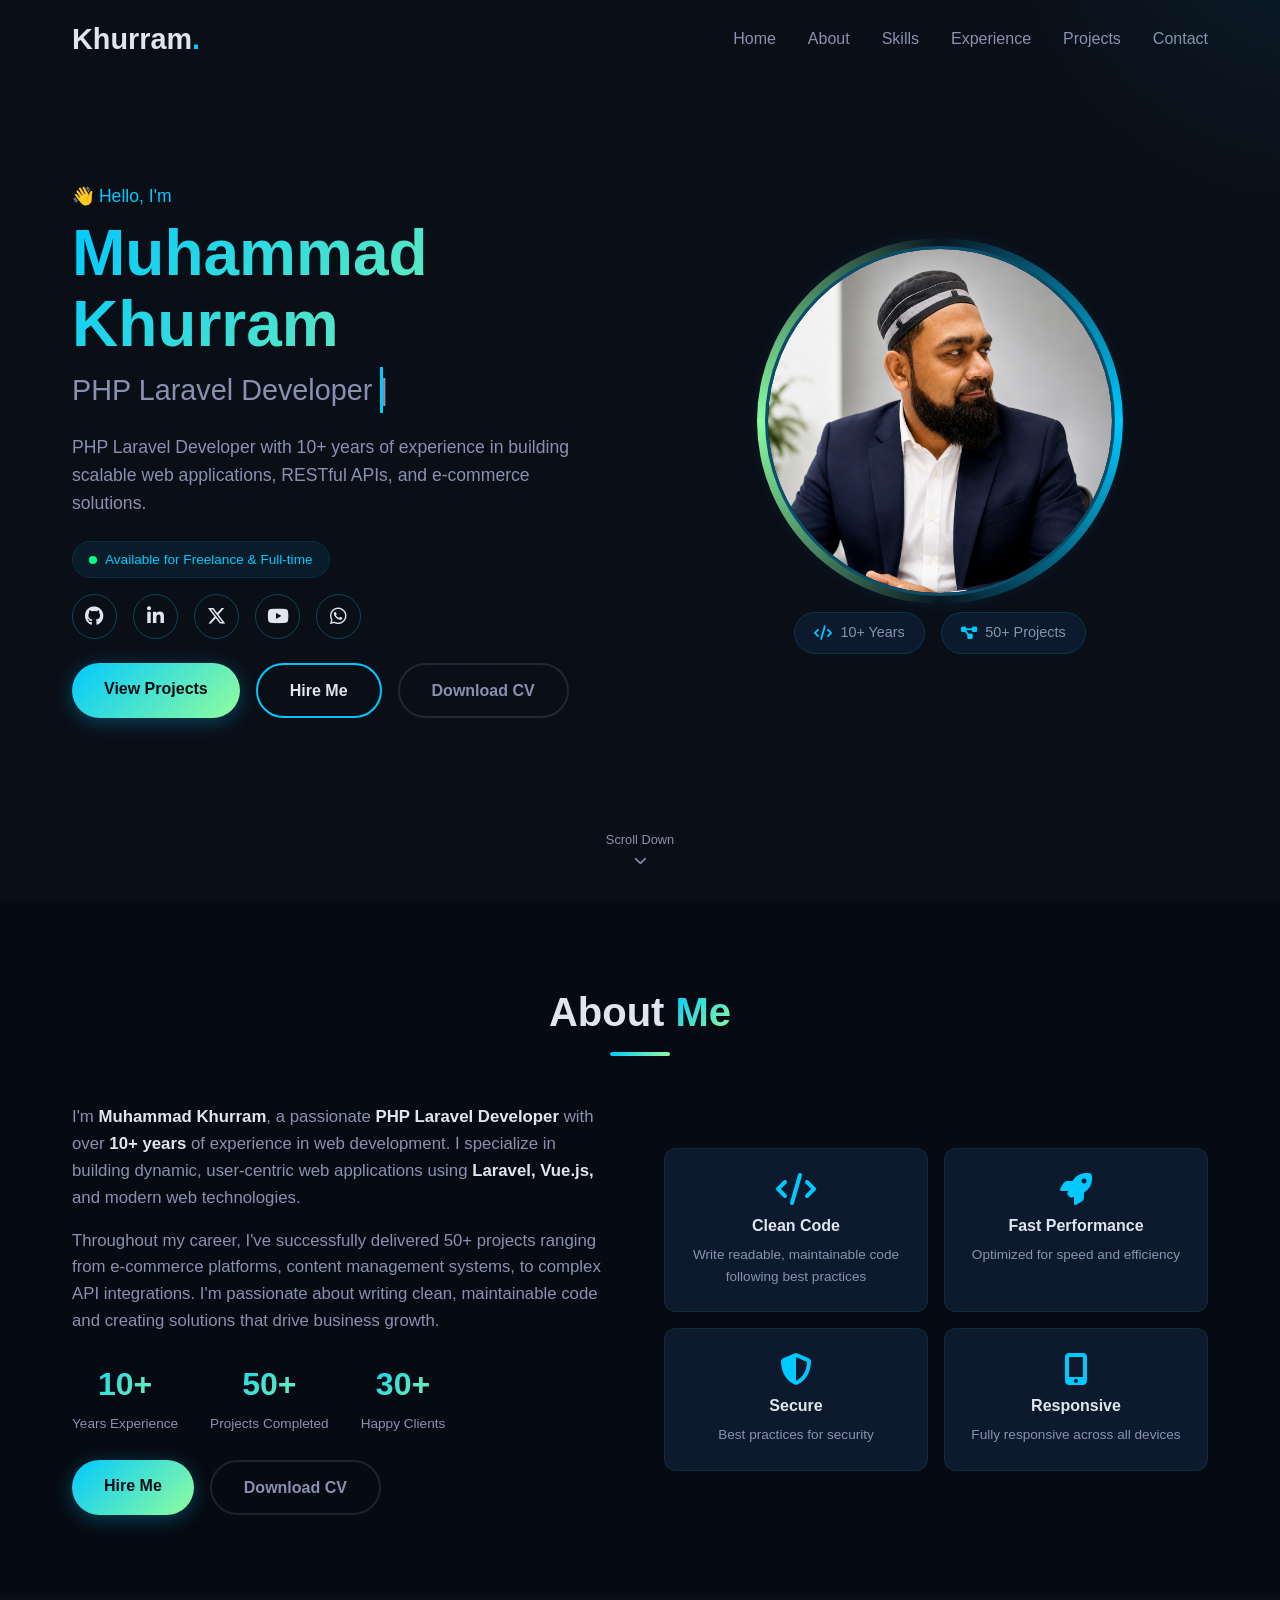
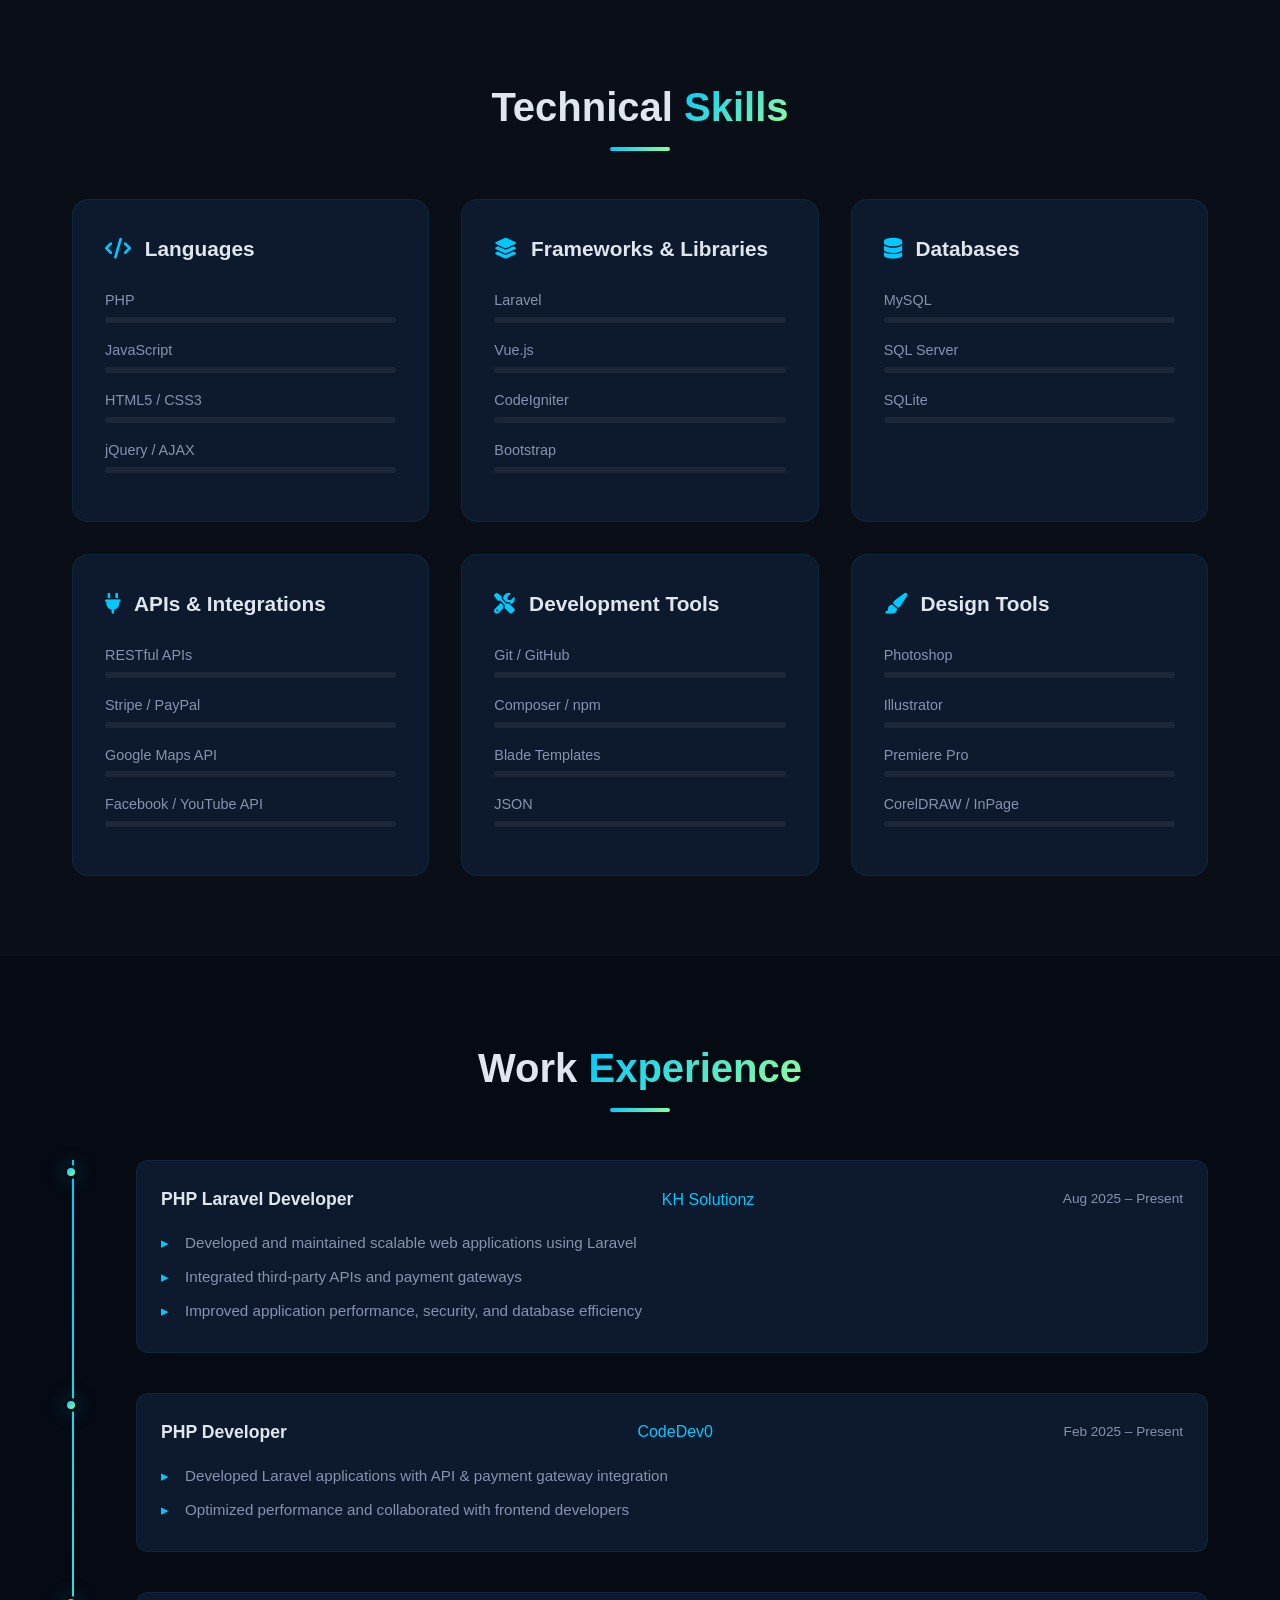
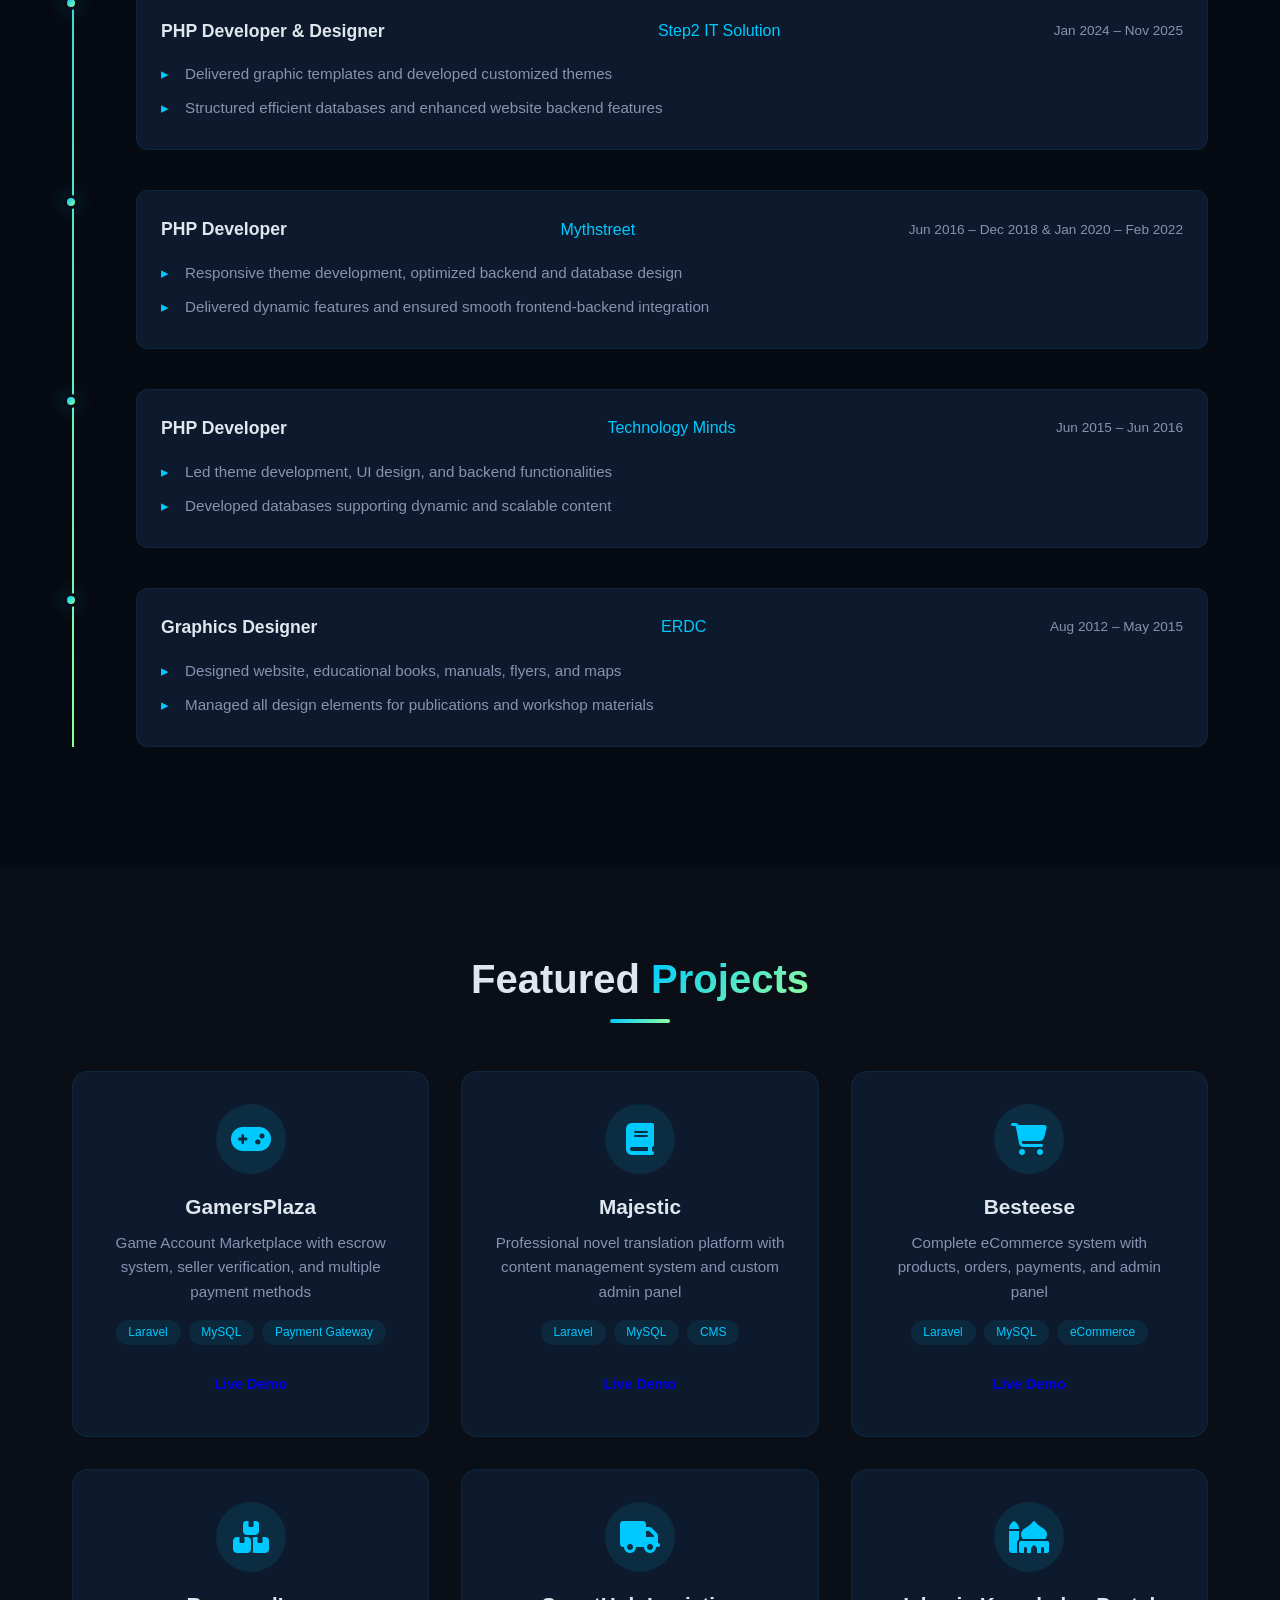
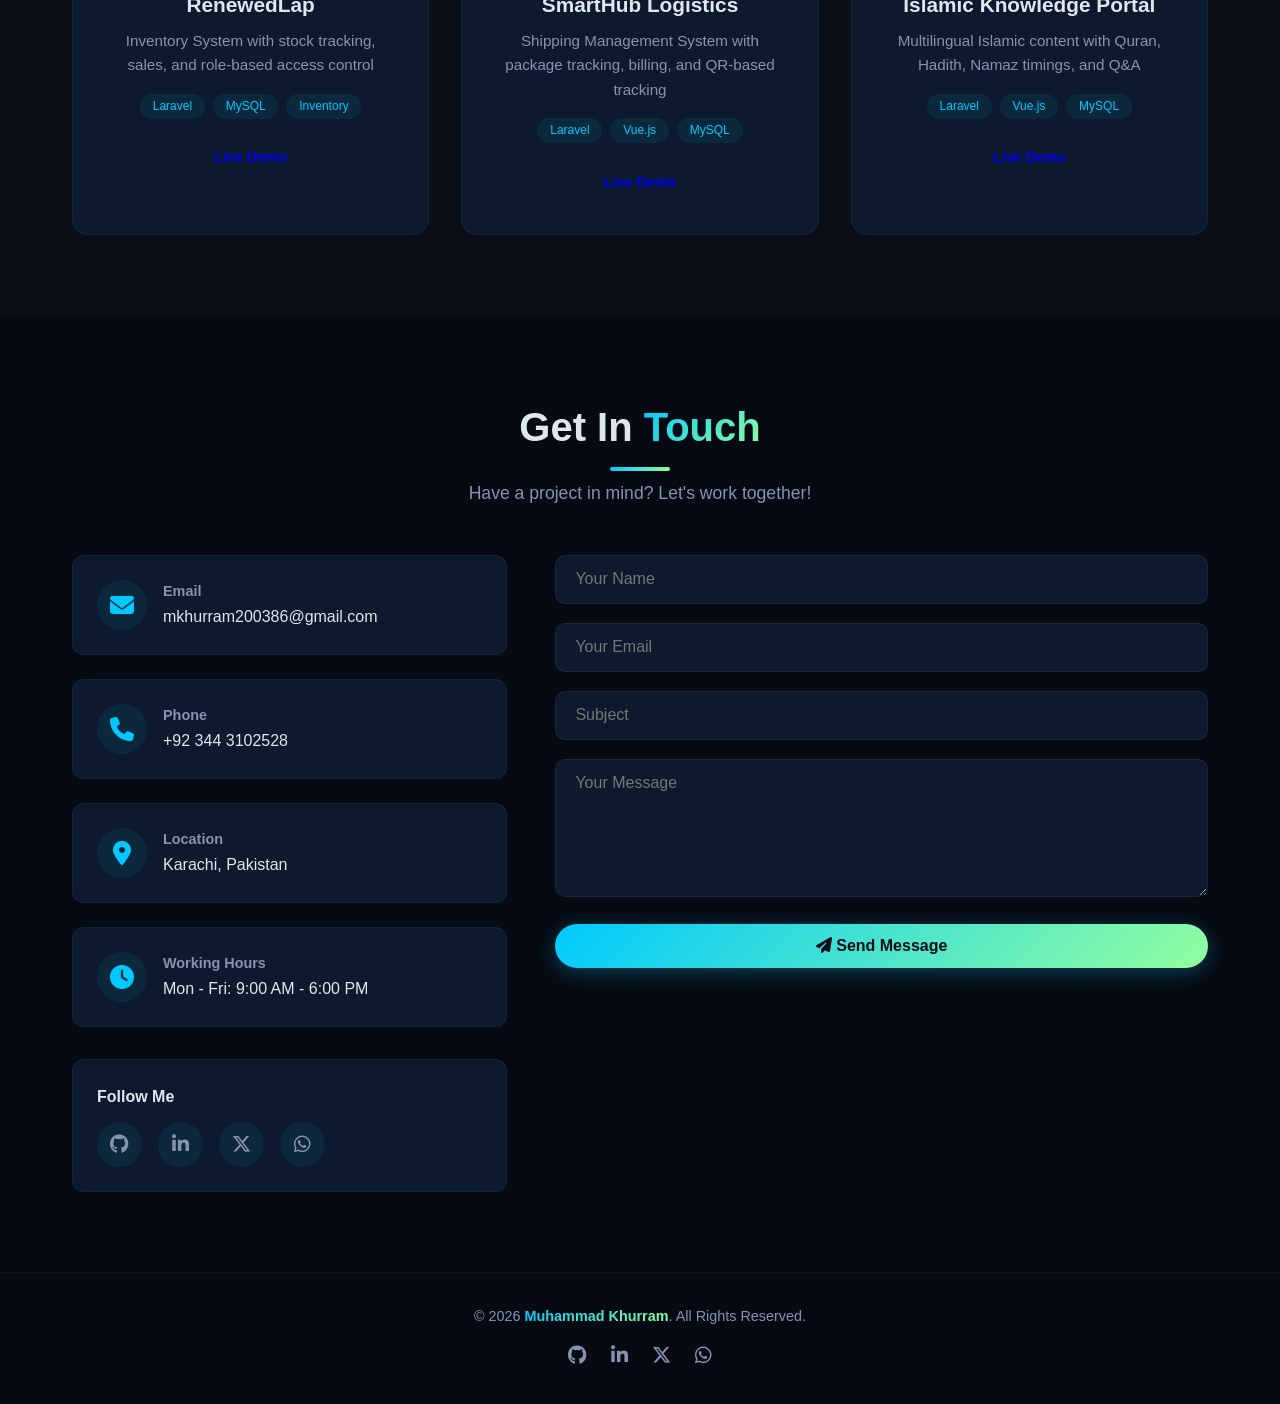
<file: index.html>
<!DOCTYPE html>
<html lang="en">
<head>
    <meta charset="UTF-8" />
    <meta name="viewport" content="width=device-width, initial-scale=1.0" />
    <title>Muhammad Khurram | PHP Laravel Developer</title>
    <meta name="description" content="Muhammad Khurram - Professional PHP Laravel Developer with 10+ years experience in web development, Laravel, Vue.js, and API integration." />
    <link rel="stylesheet" href="style.css" />
    <link rel="stylesheet" href="https://cdnjs.cloudflare.com/ajax/libs/font-awesome/6.5.0/css/all.min.css" />
    <!-- Schema Markup for SEO -->
    <script type="application/ld+json">
    {
        "@context": "https://schema.org",
        "@type": "Person",
        "name": "Muhammad Khurram",
        "jobTitle": "PHP Laravel Developer",
        "email": "mkhurram200386@gmail.com",
        "telephone": "+92-344-310-2528",
        "address": {
            "@type": "PostalAddress",
            "addressLocality": "Karachi",
            "addressCountry": "Pakistan"
        }
    }
    </script>
</head>
<body>

    <!-- ====== PRELOADER ====== -->
    <div id="preloader">
        <div class="loader"></div>
    </div>

    <!-- ====== NAVIGATION ====== -->
    <nav class="navbar">
        <div class="nav-container">
            <div class="logo">
                <a href="#home">Khurram<span>.</span></a>
            </div>
            <ul class="nav-links">
                <li><a href="#home">Home</a></li>
                <li><a href="#about">About</a></li>
                <li><a href="#skills">Skills</a></li>
                <li><a href="#experience">Experience</a></li>
                <li><a href="#projects">Projects</a></li>
                <li><a href="#contact">Contact</a></li>
            </ul>
            <div class="hamburger">
                <span></span>
                <span></span>
                <span></span>
            </div>
        </div>
    </nav>

    <!-- ====== HOME SECTION ====== -->
    <section id="home" class="home">
        <div class="home-container">
            <div class="home-content">
                <span class="greeting">👋 Hello, I'm</span>
                <h1 class="name">Muhammad Khurram</h1>
                <h2 class="typing-text">
                    <span id="typed-text"></span>
                    <span class="cursor">|</span>
                </h2>
                <p class="bio">
                    PHP Laravel Developer with 10+ years of experience in building scalable web applications, 
                    RESTful APIs, and e-commerce solutions.
                </p>
                <div class="availability">
                    <span class="status-dot"></span>
                    Available for Freelance & Full-time
                </div>
                <div class="social-icons">
                    <a href="https://github.com/khurrambyte" target="_blank"><i class="fab fa-github"></i></a>
                    <a href="https://linkedin.com/in/khurrambyte" target="_blank"><i class="fab fa-linkedin-in"></i></a>
                    <a href="https://x.com/khurrambyte" target="_blank"><i class="fab fa-x-twitter"></i></a>
                    <a href="https://youtube.com/@khurrambyte" target="_blank"><i class="fab fa-youtube"></i></a>
                    <a href="https://wa.me/923443102528" target="_blank"><i class="fab fa-whatsapp"></i></a>
                </div>
                <div class="home-buttons">
                    <a href="#projects" class="btn primary">View Projects</a>
                    <a href="#contact" class="btn secondary">Hire Me</a>
                    <a href="https://docs.google.com/document/d/1xcNfAeDcUSJNeN0dwP7LeStcmUJqYTvixF-W1xFO4pY/edit?usp=sharing" class="btn outline">Download CV</a>
                </div>
            </div>
            <div class="home-image">
                <div class="image-wrapper">
                    <div class="glow"></div>
                    <div class="profile-placeholder">
                        <img src="./assets/profile.png" alt="Muhammad Khurram - PHP Laravel Developer" class="profile-image" />
                    </div>
                </div>
                <div class="floating-badges">
                    <div class="badge">
                        <i class="fas fa-code"></i>
                        <span>10+ Years</span>
                    </div>
                    <div class="badge">
                        <i class="fas fa-project-diagram"></i>
                        <span>50+ Projects</span>
                    </div>
                </div>
            </div>
        </div>
        <div class="scroll-indicator">
            <span>Scroll Down</span>
            <i class="fas fa-chevron-down"></i>
        </div>
    </section>

    <!-- ====== ABOUT SECTION ====== -->
    <section id="about" class="about">
        <div class="container">
            <div class="section-header">
                <h2>About <span>Me</span></h2>
                <div class="underline"></div>
            </div>
            <div class="about-content">
                <div class="about-text">
                    <p>
                        I'm <strong>Muhammad Khurram</strong>, a passionate <strong>PHP Laravel Developer</strong> 
                        with over <strong>10+ years</strong> of experience in web development. I specialize in 
                        building dynamic, user-centric web applications using <strong>Laravel, Vue.js,</strong> 
                        and modern web technologies.
                    </p>
                    <p>
                        Throughout my career, I've successfully delivered 50+ projects ranging from e-commerce 
                        platforms, content management systems, to complex API integrations. I'm passionate about 
                        writing clean, maintainable code and creating solutions that drive business growth.
                    </p>
                    <div class="about-stats">
                        <div class="stat">
                            <span class="stat-number">10+</span>
                            <span class="stat-label">Years Experience</span>
                        </div>
                        <div class="stat">
                            <span class="stat-number">50+</span>
                            <span class="stat-label">Projects Completed</span>
                        </div>
                        <div class="stat">
                            <span class="stat-number">30+</span>
                            <span class="stat-label">Happy Clients</span>
                        </div>
                    </div>
                    <div class="about-buttons">
                        <a href="#contact" class="btn primary">Hire Me</a>
                        <a href="#" class="btn outline">Download CV</a>
                    </div>
                </div>
                <div class="about-image">
                    <div class="about-card">
                        <i class="fas fa-code"></i>
                        <h3>Clean Code</h3>
                        <p>Write readable, maintainable code following best practices</p>
                    </div>
                    <div class="about-card">
                        <i class="fas fa-rocket"></i>
                        <h3>Fast Performance</h3>
                        <p>Optimized for speed and efficiency</p>
                    </div>
                    <div class="about-card">
                        <i class="fas fa-shield-alt"></i>
                        <h3>Secure</h3>
                        <p>Best practices for security</p>
                    </div>
                    <div class="about-card">
                        <i class="fas fa-mobile-alt"></i>
                        <h3>Responsive</h3>
                        <p>Fully responsive across all devices</p>
                    </div>
                </div>
            </div>
        </div>
    </section>

    <!-- ====== SKILLS SECTION ====== -->
    <section id="skills" class="skills">
        <div class="container">
            <div class="section-header">
                <h2>Technical <span>Skills</span></h2>
                <div class="underline"></div>
            </div>
            <div class="skills-grid">
                <div class="skill-category">
                    <h3><i class="fas fa-code"></i> Languages</h3>
                    <div class="skill-item">
                        <span>PHP</span>
                        <div class="skill-bar"><div class="skill-progress" style="width: 95%;"></div></div>
                    </div>
                    <div class="skill-item">
                        <span>JavaScript</span>
                        <div class="skill-bar"><div class="skill-progress" style="width: 90%;"></div></div>
                    </div>
                    <div class="skill-item">
                        <span>HTML5 / CSS3</span>
                        <div class="skill-bar"><div class="skill-progress" style="width: 95%;"></div></div>
                    </div>
                    <div class="skill-item">
                        <span>jQuery / AJAX</span>
                        <div class="skill-bar"><div class="skill-progress" style="width: 90%;"></div></div>
                    </div>
                </div>
                <div class="skill-category">
                    <h3><i class="fas fa-layer-group"></i> Frameworks & Libraries</h3>
                    <div class="skill-item">
                        <span>Laravel</span>
                        <div class="skill-bar"><div class="skill-progress" style="width: 95%;"></div></div>
                    </div>
                    <div class="skill-item">
                        <span>Vue.js</span>
                        <div class="skill-bar"><div class="skill-progress" style="width: 85%;"></div></div>
                    </div>
                    <div class="skill-item">
                        <span>CodeIgniter</span>
                        <div class="skill-bar"><div class="skill-progress" style="width: 85%;"></div></div>
                    </div>
                    <div class="skill-item">
                        <span>Bootstrap</span>
                        <div class="skill-bar"><div class="skill-progress" style="width: 90%;"></div></div>
                    </div>
                </div>
                <div class="skill-category">
                    <h3><i class="fas fa-database"></i> Databases</h3>
                    <div class="skill-item">
                        <span>MySQL</span>
                        <div class="skill-bar"><div class="skill-progress" style="width: 95%;"></div></div>
                    </div>
                    <div class="skill-item">
                        <span>SQL Server</span>
                        <div class="skill-bar"><div class="skill-progress" style="width: 80%;"></div></div>
                    </div>
                    <div class="skill-item">
                        <span>SQLite</span>
                        <div class="skill-bar"><div class="skill-progress" style="width: 75%;"></div></div>
                    </div>
                </div>
                <div class="skill-category">
                    <h3><i class="fas fa-plug"></i> APIs & Integrations</h3>
                    <div class="skill-item">
                        <span>RESTful APIs</span>
                        <div class="skill-bar"><div class="skill-progress" style="width: 95%;"></div></div>
                    </div>
                    <div class="skill-item">
                        <span>Stripe / PayPal</span>
                        <div class="skill-bar"><div class="skill-progress" style="width: 90%;"></div></div>
                    </div>
                    <div class="skill-item">
                        <span>Google Maps API</span>
                        <div class="skill-bar"><div class="skill-progress" style="width: 85%;"></div></div>
                    </div>
                    <div class="skill-item">
                        <span>Facebook / YouTube API</span>
                        <div class="skill-bar"><div class="skill-progress" style="width: 80%;"></div></div>
                    </div>
                </div>
                <div class="skill-category">
                    <h3><i class="fas fa-tools"></i> Development Tools</h3>
                    <div class="skill-item">
                        <span>Git / GitHub</span>
                        <div class="skill-bar"><div class="skill-progress" style="width: 90%;"></div></div>
                    </div>
                    <div class="skill-item">
                        <span>Composer / npm</span>
                        <div class="skill-bar"><div class="skill-progress" style="width: 85%;"></div></div>
                    </div>
                    <div class="skill-item">
                        <span>Blade Templates</span>
                        <div class="skill-bar"><div class="skill-progress" style="width: 90%;"></div></div>
                    </div>
                    <div class="skill-item">
                        <span>JSON</span>
                        <div class="skill-bar"><div class="skill-progress" style="width: 90%;"></div></div>
                    </div>
                </div>
                <div class="skill-category">
                    <h3><i class="fas fa-paint-brush"></i> Design Tools</h3>
                    <div class="skill-item">
                        <span>Photoshop</span>
                        <div class="skill-bar"><div class="skill-progress" style="width: 85%;"></div></div>
                    </div>
                    <div class="skill-item">
                        <span>Illustrator</span>
                        <div class="skill-bar"><div class="skill-progress" style="width: 80%;"></div></div>
                    </div>
                    <div class="skill-item">
                        <span>Premiere Pro</span>
                        <div class="skill-bar"><div class="skill-progress" style="width: 75%;"></div></div>
                    </div>
                    <div class="skill-item">
                        <span>CorelDRAW / InPage</span>
                        <div class="skill-bar"><div class="skill-progress" style="width: 80%;"></div></div>
                    </div>
                </div>
            </div>
        </div>
    </section>

    <!-- ====== EXPERIENCE SECTION ====== -->
    <section id="experience" class="experience">
        <div class="container">
            <div class="section-header">
                <h2>Work <span>Experience</span></h2>
                <div class="underline"></div>
            </div>
            <div class="experience-timeline">
                <div class="timeline-item">
                    <div class="timeline-dot"></div>
                    <div class="timeline-content">
                        <div class="timeline-header">
                            <h3>PHP Laravel Developer</h3>
                            <span class="company">KH Solutionz</span>
                            <span class="date">Aug 2025 – Present</span>
                        </div>
                        <ul>
                            <li>Developed and maintained scalable web applications using Laravel</li>
                            <li>Integrated third-party APIs and payment gateways</li>
                            <li>Improved application performance, security, and database efficiency</li>
                        </ul>
                    </div>
                </div>
                <div class="timeline-item">
                    <div class="timeline-dot"></div>
                    <div class="timeline-content">
                        <div class="timeline-header">
                            <h3>PHP Developer</h3>
                            <span class="company">CodeDev0</span>
                            <span class="date">Feb 2025 – Present</span>
                        </div>
                        <ul>
                            <li>Developed Laravel applications with API & payment gateway integration</li>
                            <li>Optimized performance and collaborated with frontend developers</li>
                        </ul>
                    </div>
                </div>
                <div class="timeline-item">
                    <div class="timeline-dot"></div>
                    <div class="timeline-content">
                        <div class="timeline-header">
                            <h3>PHP Developer & Designer</h3>
                            <span class="company">Step2 IT Solution</span>
                            <span class="date">Jan 2024 – Nov 2025</span>
                        </div>
                        <ul>
                            <li>Delivered graphic templates and developed customized themes</li>
                            <li>Structured efficient databases and enhanced website backend features</li>
                        </ul>
                    </div>
                </div>
                <div class="timeline-item">
                    <div class="timeline-dot"></div>
                    <div class="timeline-content">
                        <div class="timeline-header">
                            <h3>PHP Developer</h3>
                            <span class="company">Mythstreet</span>
                            <span class="date">Jun 2016 – Dec 2018 & Jan 2020 – Feb 2022</span>
                        </div>
                        <ul>
                            <li>Responsive theme development, optimized backend and database design</li>
                            <li>Delivered dynamic features and ensured smooth frontend-backend integration</li>
                        </ul>
                    </div>
                </div>
                <div class="timeline-item">
                    <div class="timeline-dot"></div>
                    <div class="timeline-content">
                        <div class="timeline-header">
                            <h3>PHP Developer</h3>
                            <span class="company">Technology Minds</span>
                            <span class="date">Jun 2015 – Jun 2016</span>
                        </div>
                        <ul>
                            <li>Led theme development, UI design, and backend functionalities</li>
                            <li>Developed databases supporting dynamic and scalable content</li>
                        </ul>
                    </div>
                </div>
                <div class="timeline-item">
                    <div class="timeline-dot"></div>
                    <div class="timeline-content">
                        <div class="timeline-header">
                            <h3>Graphics Designer</h3>
                            <span class="company">ERDC</span>
                            <span class="date">Aug 2012 – May 2015</span>
                        </div>
                        <ul>
                            <li>Designed website, educational books, manuals, flyers, and maps</li>
                            <li>Managed all design elements for publications and workshop materials</li>
                        </ul>
                    </div>
                </div>
            </div>
        </div>
    </section>

    <!-- ====== PROJECTS SECTION ====== -->
    <section id="projects" class="projects">
        <div class="container">
            <div class="section-header">
                <h2>Featured <span>Projects</span></h2>
                <div class="underline"></div>
            </div>
            <div class="projects-grid">
                <div class="project-card">
                    <div class="project-icon"><i class="fas fa-gamepad"></i></div>
                    <h3>GamersPlaza</h3>
                    <p>Game Account Marketplace with escrow system, seller verification, and multiple payment methods</p>
                    <div class="project-tags">
                        <span>Laravel</span>
                        <span>MySQL</span>
                        <span>Payment Gateway</span>
                    </div>
                    <a href="https://gamersplaza.net" target="_blank" class="btn small">Live Demo</a>
                </div>
                <div class="project-card">
                    <div class="project-icon"><i class="fas fa-book"></i></div>
                    <h3>Majestic</h3>
                    <p>Professional novel translation platform with content management system and custom admin panel</p>
                    <div class="project-tags">
                        <span>Laravel</span>
                        <span>MySQL</span>
                        <span>CMS</span>
                    </div>
                    <a href="https://majestictranslations.com/" target="_blank" class="btn small">Live Demo</a>
                </div>
                <div class="project-card">
                    <div class="project-icon"><i class="fas fa-shopping-cart"></i></div>
                    <h3>Besteese</h3>
                    <p>Complete eCommerce system with products, orders, payments, and admin panel</p>
                    <div class="project-tags">
                        <span>Laravel</span>
                        <span>MySQL</span>
                        <span>eCommerce</span>
                    </div>
                    <a href="https://besteese.com" target="_blank" class="btn small">Live Demo</a>
                </div>
                <div class="project-card">
                    <div class="project-icon"><i class="fas fa-boxes"></i></div>
                    <h3>RenewedLap</h3>
                    <p>Inventory System with stock tracking, sales, and role-based access control</p>
                    <div class="project-tags">
                        <span>Laravel</span>
                        <span>MySQL</span>
                        <span>Inventory</span>
                    </div>
                    <a href="https://renewedlap.com" target="_blank" class="btn small">Live Demo</a>
                </div>
                <div class="project-card">
                    <div class="project-icon"><i class="fas fa-truck"></i></div>
                    <h3>SmartHub Logistics</h3>
                    <p>Shipping Management System with package tracking, billing, and QR-based tracking</p>
                    <div class="project-tags">
                        <span>Laravel</span>
                        <span>Vue.js</span>
                        <span>MySQL</span>
                    </div>
                    <a href="https://sham.express" target="_blank" class="btn small">Live Demo</a>
                </div>
                <div class="project-card">
                    <div class="project-icon"><i class="fas fa-mosque"></i></div>
                    <h3>Islamic Knowledge Portal</h3>
                    <p>Multilingual Islamic content with Quran, Hadith, Namaz timings, and Q&A</p>
                    <div class="project-tags">
                        <span>Laravel</span>
                        <span>Vue.js</span>
                        <span>MySQL</span>
                    </div>
                    <a href="https://livenasheeds.com" target="_blank" class="btn small">Live Demo</a>
                </div>
            </div>
        </div>
    </section>

    <!-- ====== CONTACT SECTION ====== -->
    <section id="contact" class="contact">
        <div class="container">
            <div class="section-header">
                <h2>Get In <span>Touch</span></h2>
                <div class="underline"></div>
                <p class="section-subtitle">Have a project in mind? Let's work together!</p>
            </div>
            <div class="contact-content">
                <div class="contact-info">
                    <div class="contact-item">
                        <i class="fas fa-envelope"></i>
                        <div>
                            <h4>Email</h4>
                            <p>mkhurram200386@gmail.com</p>
                        </div>
                    </div>
                    <div class="contact-item">
                        <i class="fas fa-phone"></i>
                        <div>
                            <h4>Phone</h4>
                            <p>+92 344 3102528</p>
                        </div>
                    </div>
                    <div class="contact-item">
                        <i class="fas fa-map-marker-alt"></i>
                        <div>
                            <h4>Location</h4>
                            <p>Karachi, Pakistan</p>
                        </div>
                    </div>
                    <div class="contact-item">
                        <i class="fas fa-clock"></i>
                        <div>
                            <h4>Working Hours</h4>
                            <p>Mon - Fri: 9:00 AM - 6:00 PM</p>
                        </div>
                    </div>
                    <div class="contact-social">
                        <h4>Follow Me</h4>
                        <div class="social-links">
                            <a href="https://github.com/khurrambyte" target="_blank"><i class="fab fa-github"></i></a>
                            <a href="https://linkedin.com/in/khurrambyte" target="_blank"><i class="fab fa-linkedin-in"></i></a>
                            <a href="https://x.com/khurrambyte" target="_blank"><i class="fab fa-x-twitter"></i></a>
                            <a href="https://wa.me/923443102528" target="_blank"><i class="fab fa-whatsapp"></i></a>
                        </div>
                    </div>
                </div>
                <form class="contact-form" id="contactForm">
                    <div class="form-group">
                        <input type="text" id="name" placeholder="Your Name" required />
                    </div>
                    <div class="form-group">
                        <input type="email" id="email" placeholder="Your Email" required />
                    </div>
                    <div class="form-group">
                        <input type="text" id="subject" placeholder="Subject" required />
                    </div>
                    <div class="form-group">
                        <textarea id="message" rows="6" placeholder="Your Message" required></textarea>
                    </div>
                    <button type="submit" class="btn primary" id="submitBtn">
                        <i class="fas fa-paper-plane"></i> Send Message
                    </button>
                    <div id="formMessage" class="form-message"></div>
                </form>
            </div>
        </div>
    </section>

    <!-- ====== FOOTER ====== -->
    <footer>
        <div class="container">
            <p>&copy; 2026 <span>Muhammad Khurram</span>. All Rights Reserved.</p>
            <div class="footer-social">
                <a href="https://github.com/khurrambyte" target="_blank"><i class="fab fa-github"></i></a>
                <a href="https://linkedin.com/in/khurrambyte" target="_blank"><i class="fab fa-linkedin-in"></i></a>
                <a href="https://x.com/khurrambyte" target="_blank"><i class="fab fa-x-twitter"></i></a>
                <a href="https://wa.me/923443102528" target="_blank"><i class="fab fa-whatsapp"></i></a>
            </div>
        </div>
    </footer>

    <script src="script.js"></script>
</body>
</html>
</file>
<file: style.css>
/* ===== RESET & BASE ===== */
* {
    margin: 0;
    padding: 0;
    box-sizing: border-box;
    scroll-behavior: smooth;
}

:root {
    --primary: #00c9ff;
    --secondary: #92fe9d;
    --dark: #0a0e17;
    --darker: #060a12;
    --text: #e0e6ed;
    --text-muted: #8892b0;
    --card-bg: #0d1a2d;
    --gradient-1: linear-gradient(135deg, #00c9ff, #92fe9d);
}

body {
    font-family: 'Segoe UI', Tahoma, Geneva, Verdana, sans-serif;
    background: var(--dark);
    color: var(--text);
    line-height: 1.6;
    overflow-x: hidden;
}

.container {
    max-width: 1200px;
    margin: 0 auto;
    padding: 0 2rem;
}

section {
    padding: 5rem 0;
}

/* ===== PRELOADER ===== */
#preloader {
    position: fixed;
    top: 0;
    left: 0;
    width: 100%;
    height: 100%;
    background: var(--dark);
    display: flex;
    justify-content: center;
    align-items: center;
    z-index: 9999;
    transition: opacity 0.8s ease;
}

#preloader.hide {
    opacity: 0;
    pointer-events: none;
}

.loader {
    width: 50px;
    height: 50px;
    border: 4px solid transparent;
    border-top-color: var(--primary);
    border-radius: 50%;
    animation: spin 1s linear infinite;
}

@keyframes spin {
    to { transform: rotate(360deg); }
}

/* ===== SECTION HEADER ===== */
.section-header {
    text-align: center;
    margin-bottom: 3rem;
}

.section-header h2 {
    font-size: 2.5rem;
    font-weight: 700;
}

.section-header h2 span {
    background: var(--gradient-1);
    -webkit-background-clip: text;
    -webkit-text-fill-color: transparent;
}

.underline {
    width: 60px;
    height: 4px;
    background: var(--gradient-1);
    margin: 0.5rem auto 0;
    border-radius: 2px;
}

.section-subtitle {
    color: var(--text-muted);
    font-size: 1.1rem;
    margin-top: 0.5rem;
}

/* ===== NAVBAR ===== */
.navbar {
    position: fixed;
    top: 0;
    left: 0;
    width: 100%;
    z-index: 1000;
    padding: 1rem 0;
    transition: all 0.3s ease;
    background: transparent;
}

.navbar.scrolled {
    background: rgba(10, 14, 23, 0.95);
    backdrop-filter: blur(10px);
    padding: 0.7rem 0;
    box-shadow: 0 4px 30px rgba(0, 0, 0, 0.3);
}

.nav-container {
    max-width: 1200px;
    margin: 0 auto;
    padding: 0 2rem;
    display: flex;
    justify-content: space-between;
    align-items: center;
}

.logo a {
    font-size: 1.8rem;
    font-weight: 700;
    color: var(--text);
    text-decoration: none;
}

.logo a span {
    color: var(--primary);
}

.nav-links {
    display: flex;
    list-style: none;
    gap: 2rem;
}

.nav-links a {
    color: var(--text-muted);
    text-decoration: none;
    font-weight: 500;
    transition: color 0.3s;
    position: relative;
}

.nav-links a::after {
    content: '';
    position: absolute;
    bottom: -4px;
    left: 0;
    width: 0;
    height: 2px;
    background: var(--gradient-1);
    transition: width 0.3s;
}

.nav-links a:hover {
    color: var(--text);
}

.nav-links a:hover::after {
    width: 100%;
}

.hamburger {
    display: none;
    flex-direction: column;
    cursor: pointer;
    gap: 5px;
}

.hamburger span {
    width: 28px;
    height: 3px;
    background: var(--text);
    border-radius: 2px;
    transition: 0.3s;
}

/* ===== HOME ===== */
.home {
    min-height: 100vh;
    display: flex;
    align-items: center;
    justify-content: center;
    position: relative;
    background: var(--dark);
    overflow: hidden;
}

.home::before {
    content: '';
    position: absolute;
    top: -50%;
    right: -30%;
    width: 700px;
    height: 700px;
    background: radial-gradient(circle, rgba(0, 201, 255, 0.08) 0%, transparent 70%);
    border-radius: 50%;
    pointer-events: none;
}

.home-container {
    max-width: 1200px;
    margin: 0 auto;
    padding: 0 2rem;
    display: grid;
    grid-template-columns: 1fr 1fr;
    gap: 4rem;
    align-items: center;
    position: relative;
    z-index: 1;
}

.greeting {
    display: inline-block;
    font-size: 1.1rem;
    color: var(--primary);
    margin-bottom: 0.5rem;
    font-weight: 500;
}

.name {
    font-size: 4rem;
    font-weight: 700;
    background: var(--gradient-1);
    -webkit-background-clip: text;
    -webkit-text-fill-color: transparent;
    line-height: 1.1;
}

.typing-text {
    font-size: 1.8rem;
    font-weight: 400;
    color: var(--text-muted);
    margin: 0.5rem 0 1rem;
    min-height: 50px;
}

.cursor {
    display: inline-block;
    width: 3px;
    background: var(--primary);
    animation: blink 0.8s step-end infinite;
}

@keyframes blink {
    0%, 100% { opacity: 1; }
    50% { opacity: 0; }
}

.bio {
    font-size: 1.1rem;
    color: var(--text-muted);
    margin-bottom: 1.5rem;
}

/* Availability Badge */
.availability {
    display: inline-flex;
    align-items: center;
    gap: 0.5rem;
    background: rgba(0, 201, 255, 0.08);
    padding: 0.4rem 1rem;
    border-radius: 50px;
    font-size: 0.85rem;
    color: var(--primary);
    margin-bottom: 1rem;
    border: 1px solid rgba(0, 201, 255, 0.1);
}

.status-dot {
    width: 8px;
    height: 8px;
    border-radius: 50%;
    background: #00ff88;
    animation: blink-dot 1.5s ease-in-out infinite;
    display: inline-block;
}

@keyframes blink-dot {
    0%, 100% { opacity: 1; }
    50% { opacity: 0.3; }
}

/* Social Icons */
.social-icons {
    display: flex;
    gap: 1rem;
    margin-bottom: 1.5rem;
}

.social-icons a {
    width: 45px;
    height: 45px;
    border-radius: 50%;
    border: 1px solid rgba(0, 201, 255, 0.3);
    display: flex;
    align-items: center;
    justify-content: center;
    color: var(--text);
    font-size: 1.2rem;
    transition: all 0.3s;
    text-decoration: none;
}

.social-icons a:hover {
    background: var(--gradient-1);
    border-color: transparent;
    color: var(--dark);
    transform: translateY(-3px);
    box-shadow: 0 8px 25px rgba(0, 201, 255, 0.3);
}

/* Buttons */
.home-buttons {
    display: flex;
    gap: 1rem;
    flex-wrap: wrap;
}

.btn {
    padding: 0.8rem 2rem;
    border-radius: 50px;
    text-decoration: none;
    font-weight: 600;
    transition: all 0.3s;
    display: inline-block;
    font-size: 1rem;
    border: none;
    cursor: pointer;
}

.btn.primary {
    background: var(--gradient-1);
    color: var(--dark);
    box-shadow: 0 4px 20px rgba(0, 201, 255, 0.3);
}

.btn.primary:hover {
    transform: translateY(-3px);
    box-shadow: 0 8px 30px rgba(0, 201, 255, 0.5);
}

.btn.secondary {
    border: 2px solid var(--primary);
    color: var(--text);
    background: transparent;
}

.btn.secondary:hover {
    background: var(--primary);
    color: var(--dark);
    transform: translateY(-3px);
}

.btn.outline {
    border: 2px solid rgba(255, 255, 255, 0.1);
    color: var(--text-muted);
    background: transparent;
}

.btn.outline:hover {
    border-color: var(--primary);
    color: var(--text);
    transform: translateY(-3px);
}

.btn.small {
    padding: 0.5rem 1.5rem;
    font-size: 0.9rem;
}

.btn.primary:disabled {
    opacity: 0.7;
    cursor: not-allowed;
}

/* Home Image */
.image-wrapper {
    position: relative;
    width: 350px;
    height: 350px;
    margin: 0 auto;
}

.glow {
    position: absolute;
    top: -20px;
    left: -20px;
    right: -20px;
    bottom: -20px;
    border-radius: 50%;
    background: radial-gradient(circle at center, rgba(0, 201, 255, 0.15), transparent 70%);
    animation: pulse 3s ease-in-out infinite;
    z-index: 0;
}

@keyframes pulse {
    0%, 100% { transform: scale(1); opacity: 0.6; }
    50% { transform: scale(1.1); opacity: 1; }
}

.image-wrapper::before {
    content: '';
    position: absolute;
    top: -8px;
    left: -8px;
    right: -8px;
    bottom: -8px;
    border-radius: 50%;
    background: conic-gradient(
        from 0deg,
        transparent 0%,
        var(--primary) 25%,
        transparent 50%,
        var(--secondary) 75%,
        transparent 100%
    );
    animation: spinRing 4s linear infinite;
    z-index: 0;
}

@keyframes spinRing {
    to { transform: rotate(360deg); }
}

.profile-placeholder {
    width: 100%;
    height: 100%;
    border-radius: 50%;
    background: var(--card-bg);
    display: flex;
    align-items: center;
    justify-content: center;
    position: relative;
    z-index: 1;
    overflow: hidden;
    border: 3px solid rgba(0, 201, 255, 0.3);
    box-shadow: 0 0 30px rgba(0, 201, 255, 0.1), inset 0 0 30px rgba(0, 201, 255, 0.05);
}

.profile-image {
    width: 100%;
    height: 100%;
    object-fit: cover;
    border-radius: 50%;
    transition: transform 0.5s ease;
}

.profile-placeholder:hover .profile-image {
    transform: scale(1.05);
}

/* Floating Badges */
.floating-badges {
    display: flex;
    gap: 1rem;
    justify-content: center;
    margin-top: 1rem;
}

.badge {
    background: var(--card-bg);
    padding: 0.5rem 1.2rem;
    border-radius: 50px;
    border: 1px solid rgba(0, 201, 255, 0.15);
    display: flex;
    align-items: center;
    gap: 0.5rem;
    font-size: 0.9rem;
    color: var(--text-muted);
    animation: float 3s ease-in-out infinite;
}

.badge i {
    color: var(--primary);
}

.badge:nth-child(2) {
    animation-delay: 0.5s;
}

@keyframes float {
    0%, 100% { transform: translateY(0); }
    50% { transform: translateY(-8px); }
}

/* Scroll Indicator */
.scroll-indicator {
    position: absolute;
    bottom: 2rem;
    left: 50%;
    transform: translateX(-50%);
    display: flex;
    flex-direction: column;
    align-items: center;
    color: var(--text-muted);
    font-size: 0.8rem;
    animation: bounce 2s ease-in-out infinite;
}

@keyframes bounce {
    0%, 100% { transform: translateX(-50%) translateY(0); }
    50% { transform: translateX(-50%) translateY(10px); }
}

.scroll-indicator i {
    margin-top: 0.3rem;
}

/* ===== ABOUT ===== */
.about {
    background: var(--darker);
}

.about-content {
    display: grid;
    grid-template-columns: 1fr 1fr;
    gap: 3rem;
    align-items: center;
}

.about-text p {
    color: var(--text-muted);
    margin-bottom: 1rem;
    font-size: 1.05rem;
}

.about-text strong {
    color: var(--text);
}

.about-stats {
    display: flex;
    gap: 2rem;
    margin: 1.5rem 0;
}

.stat {
    text-align: center;
}

.stat-number {
    display: block;
    font-size: 2rem;
    font-weight: 700;
    background: var(--gradient-1);
    -webkit-background-clip: text;
    -webkit-text-fill-color: transparent;
}

.stat-label {
    font-size: 0.85rem;
    color: var(--text-muted);
}

.about-buttons {
    display: flex;
    gap: 1rem;
    flex-wrap: wrap;
}

.about-image {
    display: grid;
    grid-template-columns: 1fr 1fr;
    gap: 1rem;
}

.about-card {
    background: var(--card-bg);
    padding: 1.5rem;
    border-radius: 12px;
    text-align: center;
    border: 1px solid rgba(0, 201, 255, 0.1);
    transition: all 0.3s;
}

.about-card:hover {
    transform: translateY(-5px);
    border-color: var(--primary);
    box-shadow: 0 8px 30px rgba(0, 201, 255, 0.1);
}

.about-card i {
    font-size: 2rem;
    color: var(--primary);
    margin-bottom: 0.5rem;
}

.about-card h3 {
    font-size: 1rem;
    margin-bottom: 0.3rem;
}

.about-card p {
    font-size: 0.85rem;
    color: var(--text-muted);
}

/* ===== SKILLS ===== */
.skills {
    background: var(--dark);
}

.skills-grid {
    display: grid;
    grid-template-columns: repeat(auto-fit, minmax(300px, 1fr));
    gap: 2rem;
}

.skill-category {
    background: var(--card-bg);
    padding: 2rem;
    border-radius: 16px;
    border: 1px solid rgba(0, 201, 255, 0.08);
    transition: all 0.3s;
}

.skill-category:hover {
    border-color: var(--primary);
    box-shadow: 0 8px 30px rgba(0, 201, 255, 0.05);
}

.skill-category h3 {
    margin-bottom: 1.5rem;
    font-size: 1.3rem;
    color: var(--text);
}

.skill-category h3 i {
    color: var(--primary);
    margin-right: 0.5rem;
}

.skill-item {
    margin-bottom: 1rem;
}

.skill-item span {
    display: flex;
    justify-content: space-between;
    font-size: 0.9rem;
    color: var(--text-muted);
    margin-bottom: 0.3rem;
}

.skill-bar {
    width: 100%;
    height: 6px;
    background: rgba(255, 255, 255, 0.06);
    border-radius: 3px;
    overflow: hidden;
}

.skill-progress {
    height: 100%;
    background: var(--gradient-1);
    border-radius: 3px;
    width: 0;
    transition: width 1s ease;
}

/* ===== EXPERIENCE ===== */
.experience {
    background: var(--darker);
}

.experience-timeline {
    position: relative;
    padding-left: 2rem;
}

.experience-timeline::before {
    content: '';
    position: absolute;
    left: 0;
    top: 0;
    bottom: 0;
    width: 2px;
    background: var(--gradient-1);
}

.timeline-item {
    position: relative;
    margin-bottom: 2.5rem;
    padding-left: 2rem;
}

.timeline-dot {
    position: absolute;
    left: -2.5rem;
    top: 0.3rem;
    width: 14px;
    height: 14px;
    border-radius: 50%;
    background: var(--gradient-1);
    border: 3px solid var(--dark);
    box-shadow: 0 0 20px rgba(0, 201, 255, 0.3);
}

.timeline-content {
    background: var(--card-bg);
    padding: 1.5rem;
    border-radius: 12px;
    border: 1px solid rgba(0, 201, 255, 0.08);
    transition: all 0.3s;
}

.timeline-content:hover {
    border-color: var(--primary);
    box-shadow: 0 8px 30px rgba(0, 201, 255, 0.05);
}

.timeline-header {
    display: flex;
    flex-wrap: wrap;
    justify-content: space-between;
    align-items: center;
    margin-bottom: 0.8rem;
}

.timeline-header h3 {
    font-size: 1.1rem;
    color: var(--text);
}

.timeline-header .company {
    color: var(--primary);
    font-weight: 500;
}

.timeline-header .date {
    color: var(--text-muted);
    font-size: 0.85rem;
}

.timeline-content ul {
    list-style: none;
    padding: 0;
}

.timeline-content ul li {
    color: var(--text-muted);
    padding: 0.3rem 0;
    padding-left: 1.5rem;
    position: relative;
    font-size: 0.95rem;
}

.timeline-content ul li::before {
    content: '▸';
    position: absolute;
    left: 0;
    color: var(--primary);
}

/* ===== PROJECTS ===== */
.projects {
    background: var(--dark);
}

.projects-grid {
    display: grid;
    grid-template-columns: repeat(auto-fit, minmax(300px, 1fr));
    gap: 2rem;
}

.project-card {
    background: var(--card-bg);
    padding: 2rem;
    border-radius: 16px;
    text-align: center;
    border: 1px solid rgba(0, 201, 255, 0.08);
    transition: all 0.3s;
}

.project-card:hover {
    transform: translateY(-8px);
    border-color: var(--primary);
    box-shadow: 0 12px 40px rgba(0, 201, 255, 0.08);
}

.project-icon {
    width: 70px;
    height: 70px;
    border-radius: 50%;
    background: rgba(0, 201, 255, 0.1);
    display: flex;
    align-items: center;
    justify-content: center;
    margin: 0 auto 1rem;
    font-size: 2rem;
    color: var(--primary);
}

.project-card h3 {
    font-size: 1.3rem;
    margin-bottom: 0.5rem;
}

.project-card p {
    color: var(--text-muted);
    font-size: 0.95rem;
    margin-bottom: 1rem;
}

.project-tags {
    display: flex;
    gap: 0.5rem;
    justify-content: center;
    flex-wrap: wrap;
    margin-bottom: 1.2rem;
}

.project-tags span {
    background: rgba(0, 201, 255, 0.08);
    color: var(--primary);
    padding: 0.2rem 0.8rem;
    border-radius: 20px;
    font-size: 0.75rem;
    font-weight: 500;
}

/* ===== CONTACT ===== */
.contact {
    background: var(--darker);
}

.contact-content {
    display: grid;
    grid-template-columns: 1fr 1.5fr;
    gap: 3rem;
}

.contact-info {
    display: flex;
    flex-direction: column;
    gap: 1.5rem;
}

.contact-item {
    display: flex;
    align-items: center;
    gap: 1rem;
    background: var(--card-bg);
    padding: 1.5rem;
    border-radius: 12px;
    border: 1px solid rgba(0, 201, 255, 0.08);
}

.contact-item i {
    font-size: 1.5rem;
    color: var(--primary);
    width: 50px;
    height: 50px;
    border-radius: 50%;
    background: rgba(0, 201, 255, 0.08);
    display: flex;
    align-items: center;
    justify-content: center;
    flex-shrink: 0;
}

.contact-item h4 {
    font-size: 0.9rem;
    color: var(--text-muted);
}

.contact-item p {
    font-weight: 500;
}

.contact-social {
    margin-top: 0.5rem;
    padding: 1.5rem;
    background: var(--card-bg);
    border-radius: 12px;
    border: 1px solid rgba(0, 201, 255, 0.08);
}

.contact-social h4 {
    margin-bottom: 0.8rem;
    color: var(--text);
}

.social-links {
    display: flex;
    gap: 1rem;
}

.social-links a {
    width: 45px;
    height: 45px;
    border-radius: 50%;
    background: rgba(0, 201, 255, 0.08);
    display: flex;
    align-items: center;
    justify-content: center;
    color: var(--text-muted);
    font-size: 1.2rem;
    transition: all 0.3s;
    text-decoration: none;
}

.social-links a:hover {
    background: var(--gradient-1);
    color: var(--dark);
    transform: translateY(-3px);
    box-shadow: 0 8px 25px rgba(0, 201, 255, 0.3);
}

/* Form */
.contact-form {
    display: flex;
    flex-direction: column;
    gap: 1rem;
}

.form-group {
    margin-bottom: 0.2rem;
}

.form-group input,
.form-group textarea {
    width: 100%;
    padding: 0.9rem 1.2rem;
    border-radius: 10px;
    border: 1px solid rgba(255, 255, 255, 0.06);
    background: var(--card-bg);
    color: var(--text);
    font-size: 1rem;
    transition: all 0.3s;
    font-family: inherit;
}

.form-group input:focus,
.form-group textarea:focus {
    outline: none;
    border-color: var(--primary);
    box-shadow: 0 0 20px rgba(0, 201, 255, 0.05);
}

.form-group textarea {
    resize: vertical;
    min-height: 120px;
}

/* Form Message */
.form-message {
    margin-top: 0.5rem;
    padding: 1rem;
    border-radius: 10px;
    font-weight: 500;
    display: none;
}

.form-message.success {
    display: block;
    background: rgba(0, 201, 255, 0.1);
    color: var(--primary);
    border: 1px solid rgba(0, 201, 255, 0.2);
}

.form-message.error {
    display: block;
    background: rgba(255, 0, 0, 0.1);
    color: #ff6b6b;
    border: 1px solid rgba(255, 0, 0, 0.2);
}

/* ===== FOOTER ===== */
footer {
    background: var(--darker);
    padding: 2rem 0;
    border-top: 1px solid rgba(255, 255, 255, 0.03);
    text-align: center;
}

footer p {
    color: var(--text-muted);
    font-size: 0.9rem;
}

footer p span {
    background: var(--gradient-1);
    -webkit-background-clip: text;
    -webkit-text-fill-color: transparent;
    font-weight: 600;
}

.footer-social {
    display: flex;
    justify-content: center;
    gap: 1.5rem;
    margin-top: 0.8rem;
}

.footer-social a {
    color: var(--text-muted);
    font-size: 1.2rem;
    transition: color 0.3s;
}

.footer-social a:hover {
    color: var(--primary);
}

/* ===== RESPONSIVE ===== */
@media (max-width: 992px) {
    .home-container {
        grid-template-columns: 1fr;
        text-align: center;
    }
    .home-image {
        order: -1;
    }
    .image-wrapper {
        width: 250px;
        height: 250px;
    }
    .about-content {
        grid-template-columns: 1fr;
    }
    .about-image {
        grid-template-columns: 1fr 1fr;
    }
    .contact-content {
        grid-template-columns: 1fr;
    }
    .floating-badges {
        justify-content: center;
    }
    .social-icons {
        justify-content: center;
    }
    .home-buttons {
        justify-content: center;
    }
    .about-buttons {
        justify-content: center;
    }
}

@media (max-width: 768px) {
    .nav-links {
        position: fixed;
        top: 0;
        right: -100%;
        width: 70%;
        height: 100vh;
        background: var(--darker);
        flex-direction: column;
        justify-content: center;
        align-items: center;
        gap: 2rem;
        transition: 0.4s ease;
        border-left: 1px solid rgba(255, 255, 255, 0.05);
    }
    .nav-links.active {
        right: 0;
    }
    .hamburger {
        display: flex;
        z-index: 1001;
    }
    .hamburger.active span:nth-child(1) {
        transform: rotate(45deg) translate(5px, 5px);
    }
    .hamburger.active span:nth-child(2) {
        opacity: 0;
    }
    .hamburger.active span:nth-child(3) {
        transform: rotate(-45deg) translate(5px, -5px);
    }
    .name {
        font-size: 2.8rem;
    }
    .typing-text {
        font-size: 1.3rem;
    }
    .about-stats {
        flex-direction: column;
        gap: 1rem;
        align-items: center;
    }
    .about-image {
        grid-template-columns: 1fr;
    }
    .projects-grid {
        grid-template-columns: 1fr;
    }
    .skills-grid {
        grid-template-columns: 1fr;
    }
    .section-header h2 {
        font-size: 2rem;
    }
    .image-wrapper {
        width: 200px;
        height: 200px;
    }
    .timeline-header {
        flex-direction: column;
        align-items: flex-start;
        gap: 0.3rem;
    }
    .floating-badges {
        flex-direction: column;
        align-items: center;
    }
    .contact-info {
        order: 2;
    }
    .contact-form {
        order: 1;
    }
}
</file>
